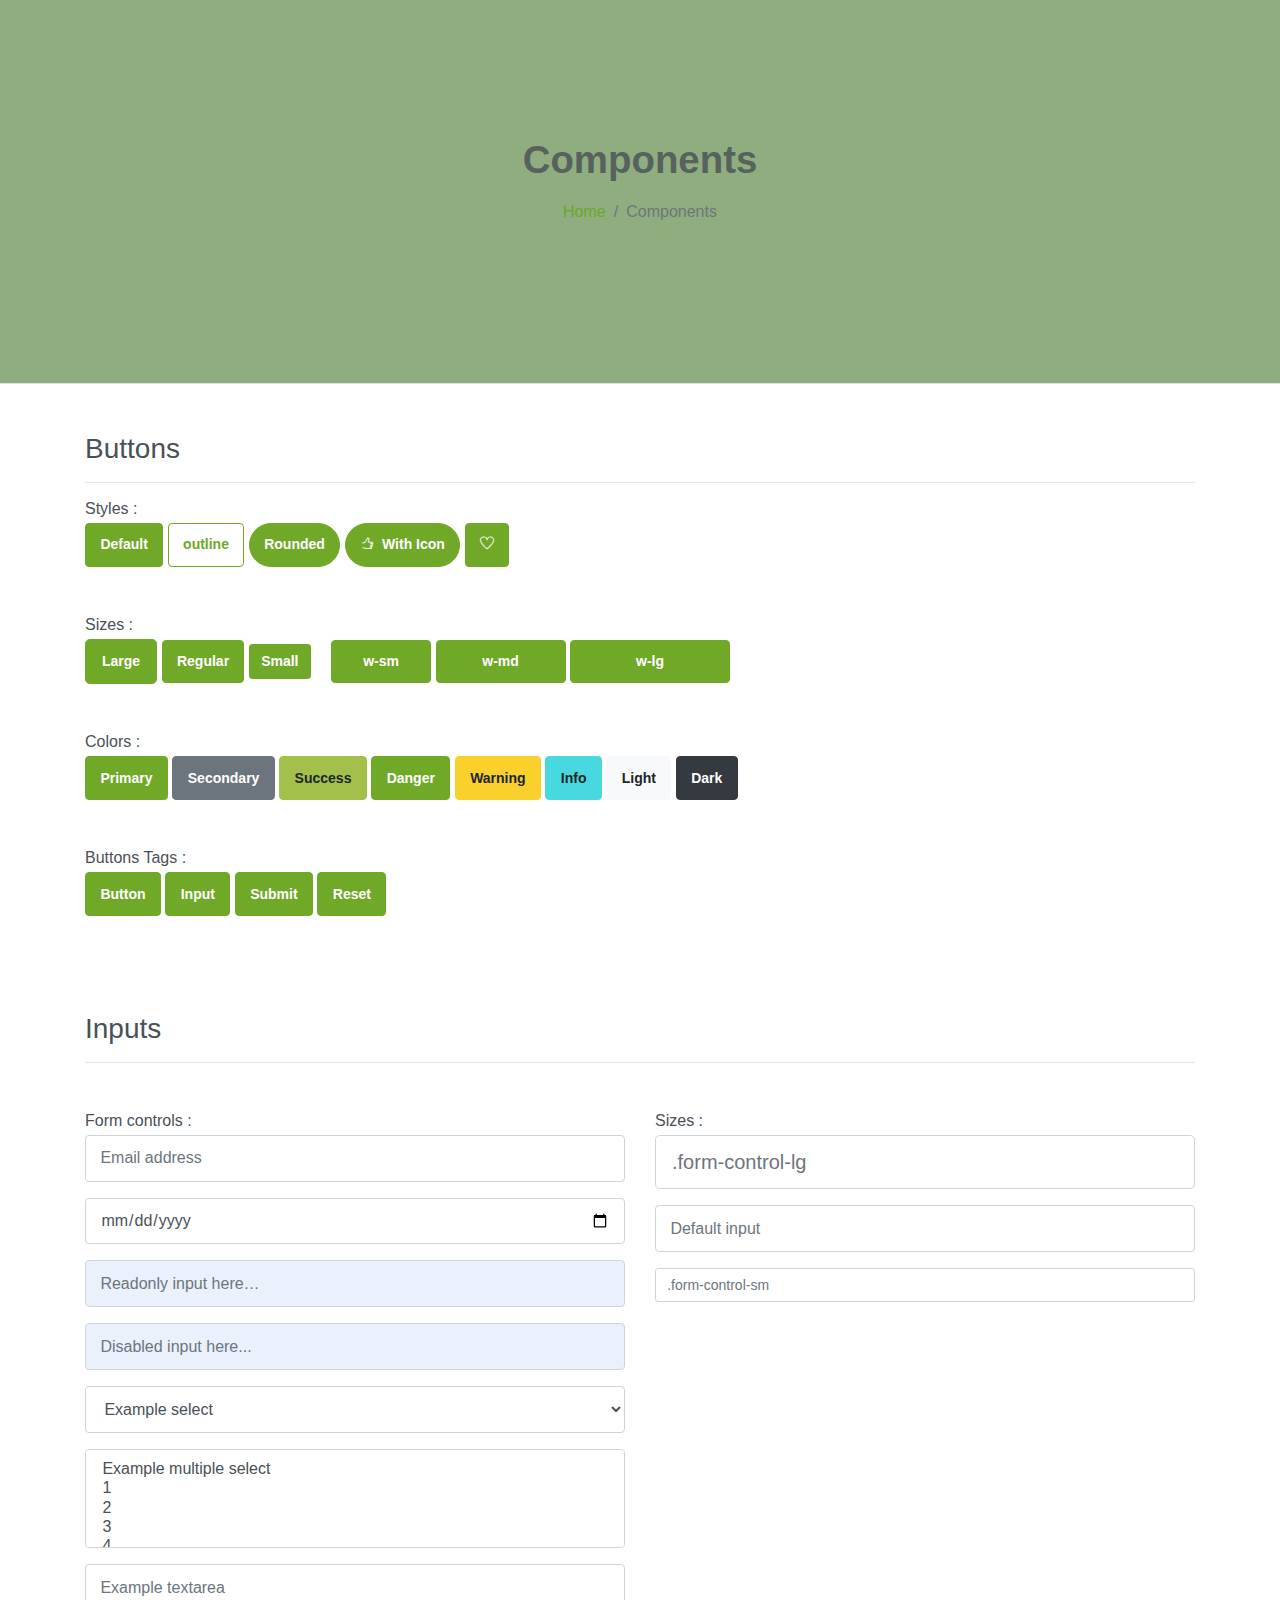
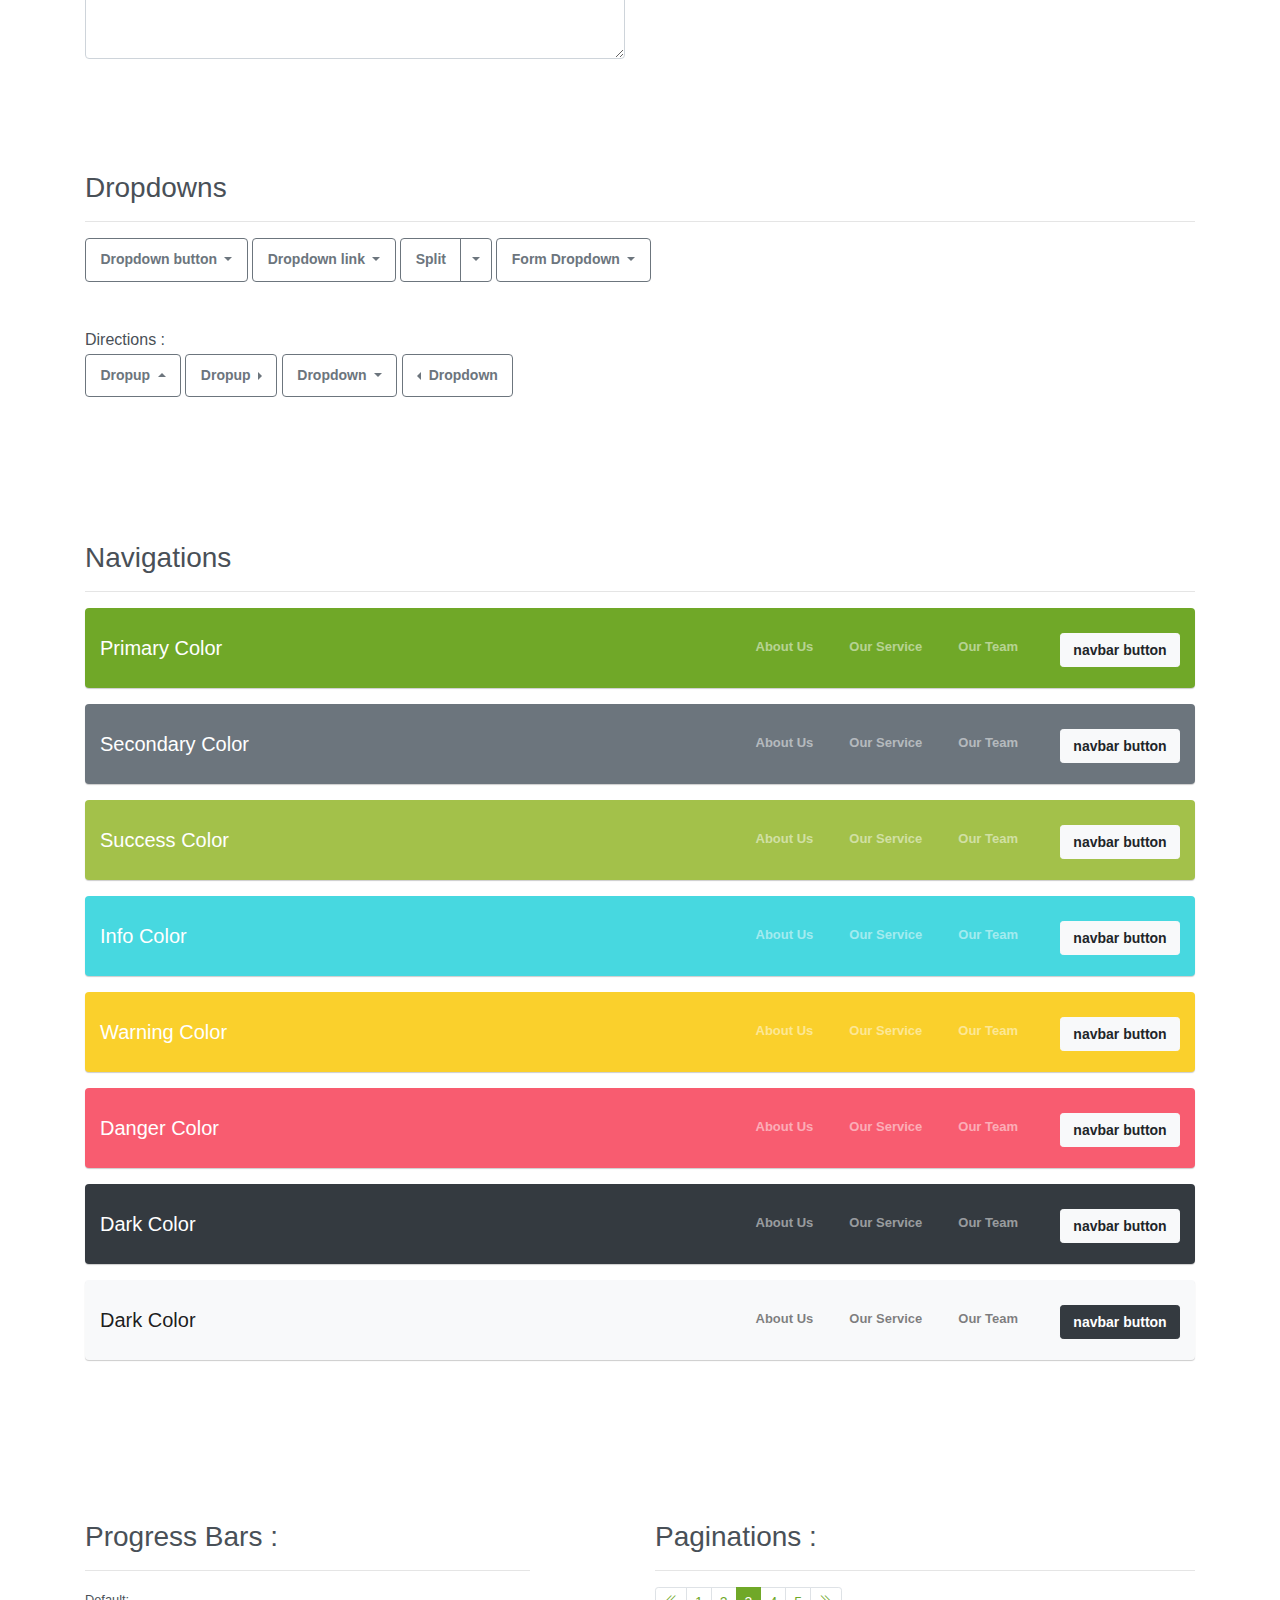
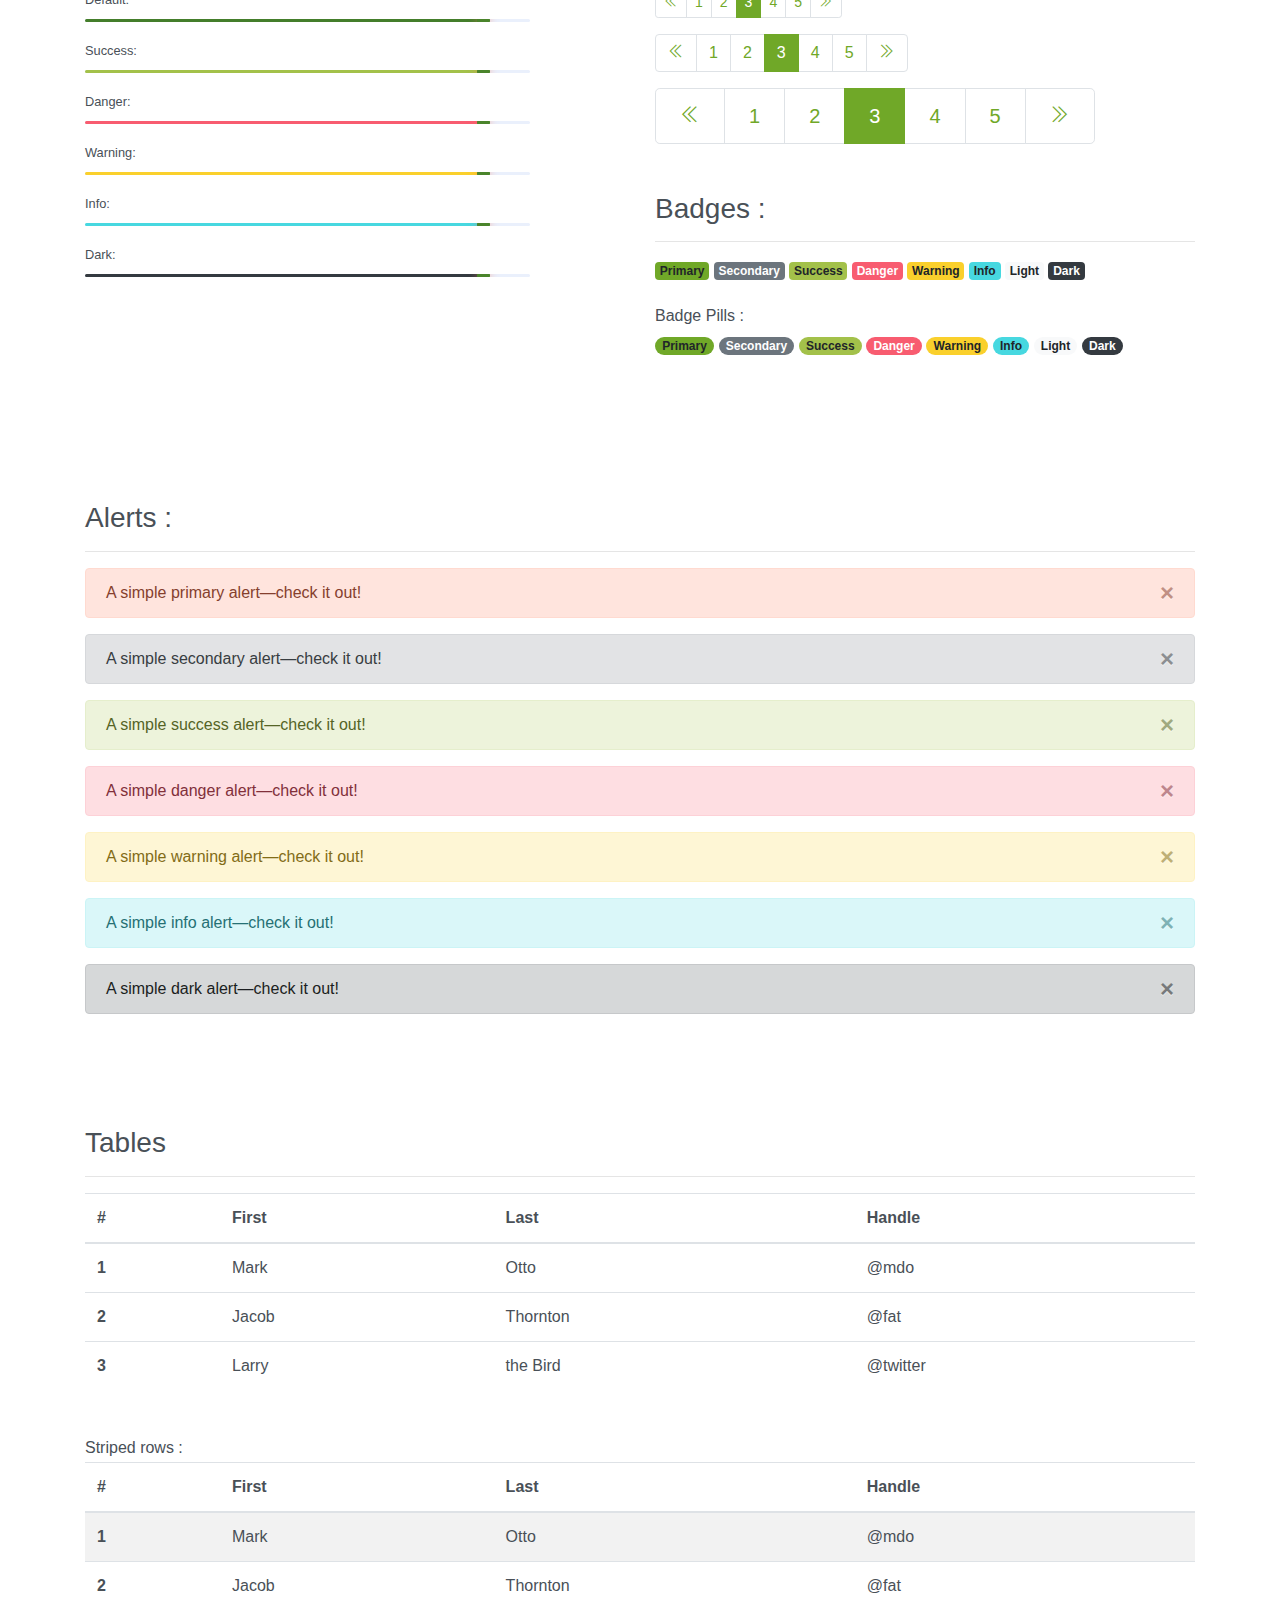
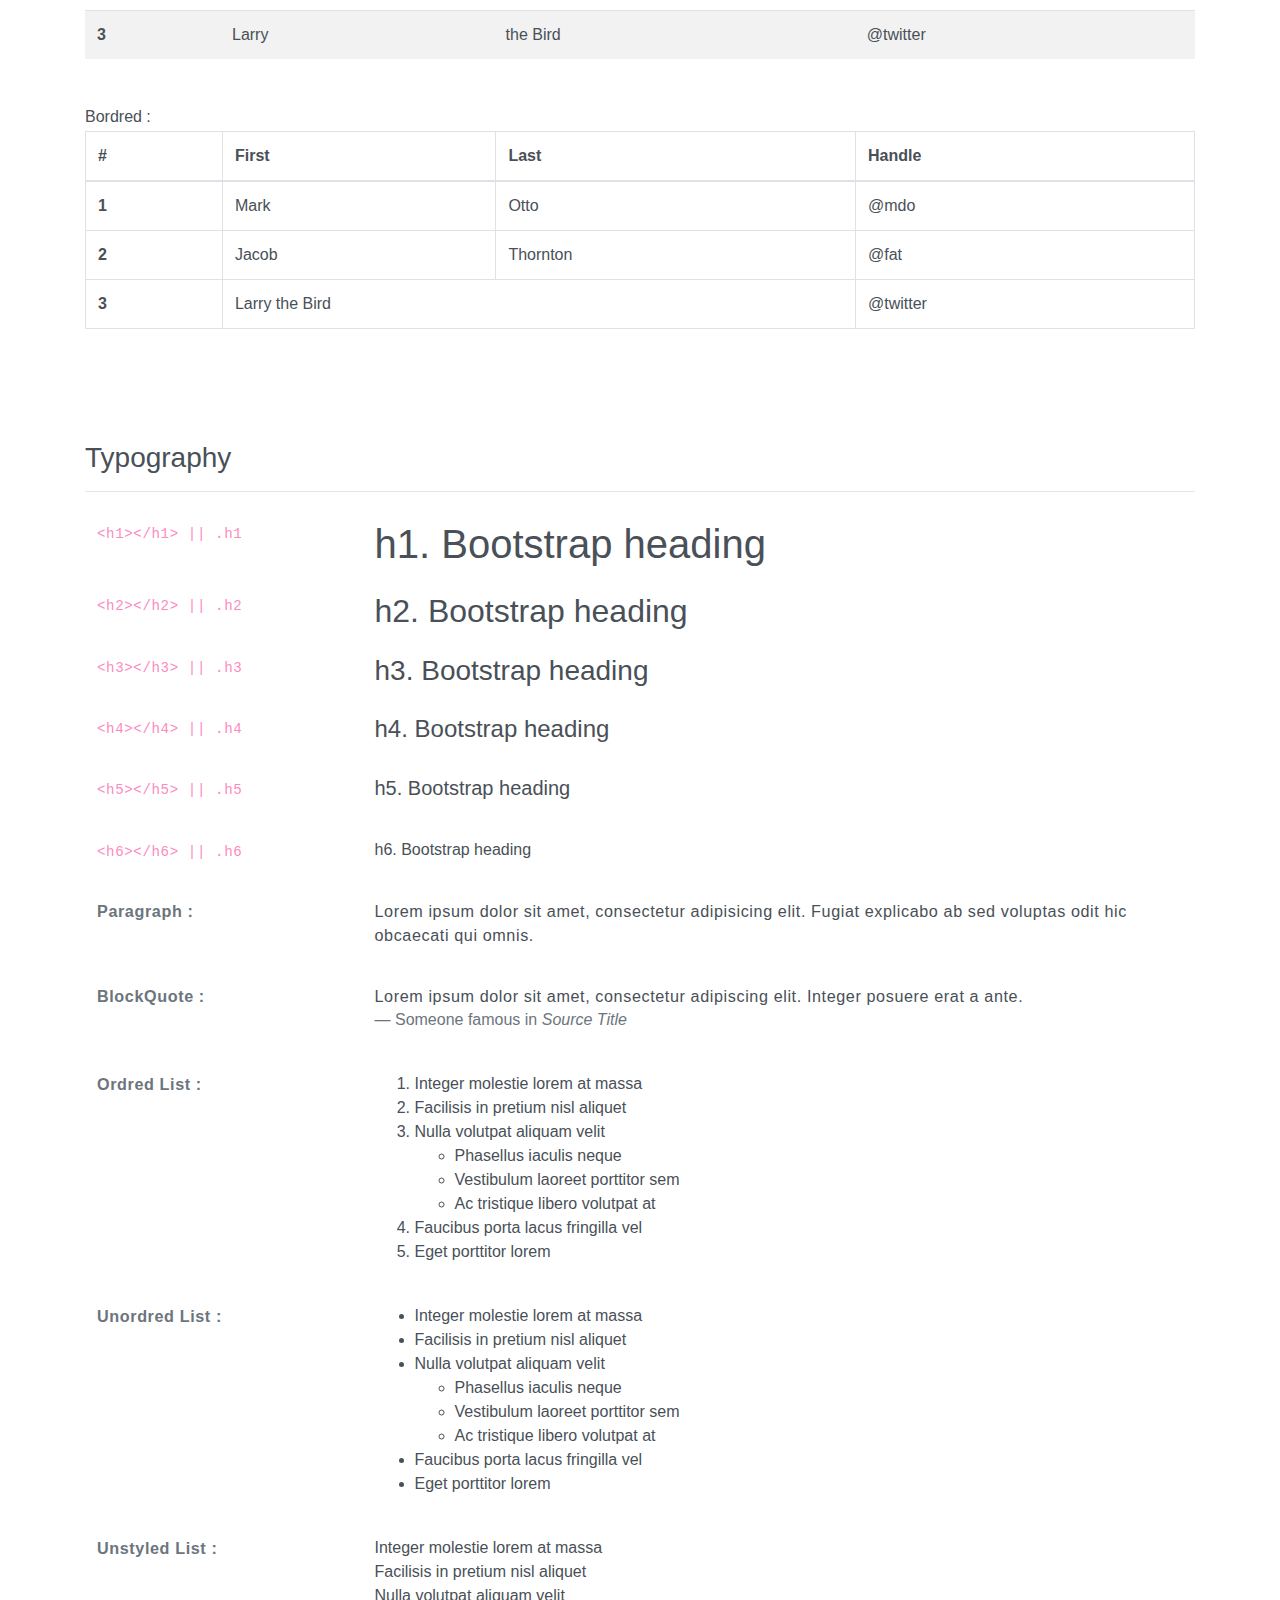
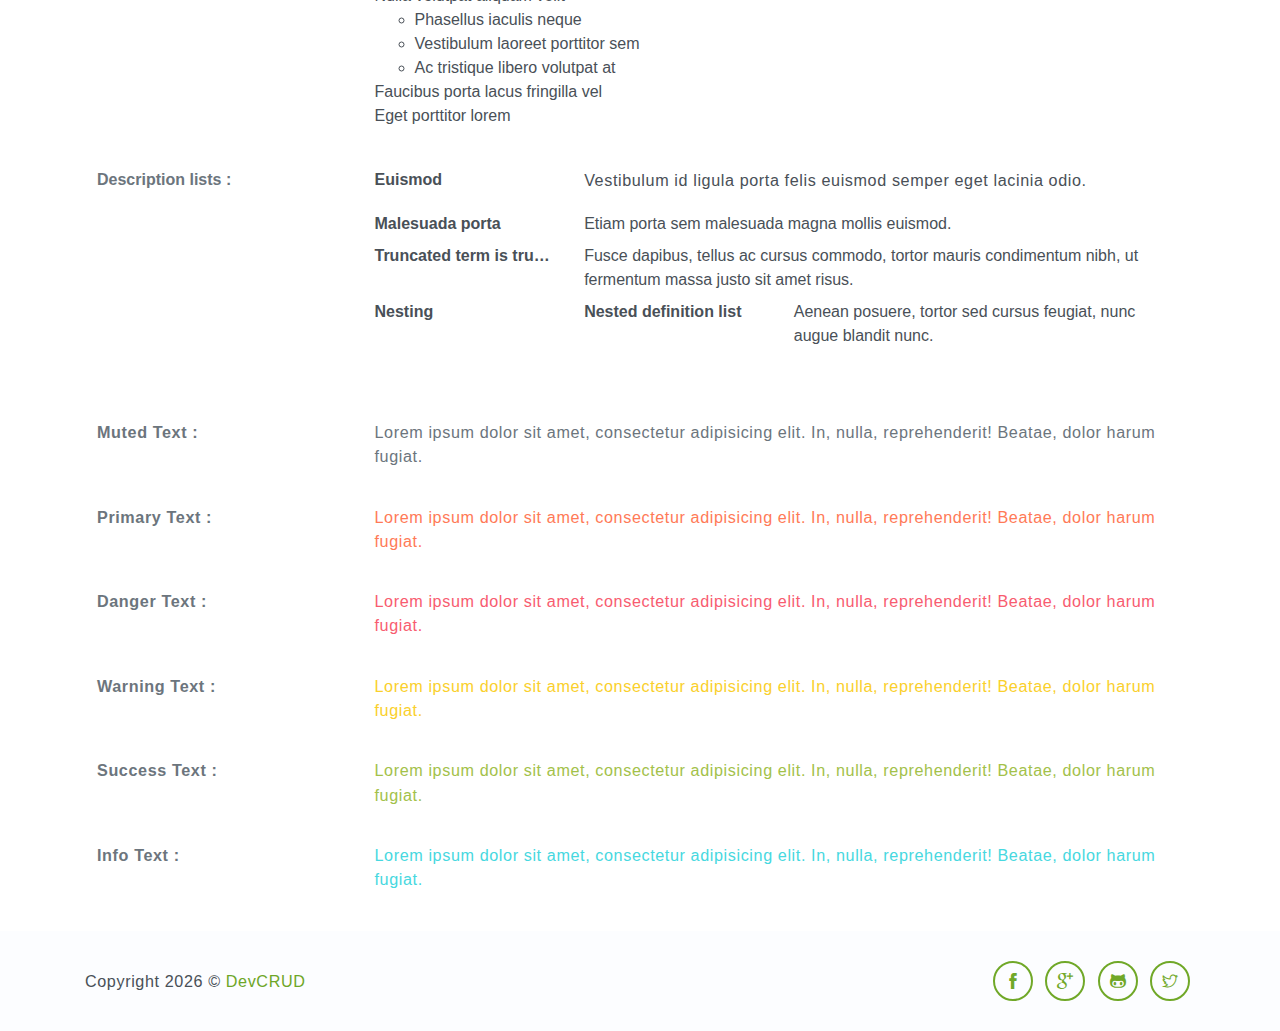
<file: components.html>
<!DOCTYPE html>
<html lang="en">
<head>
   <meta charset="utf-8">
   <meta name="viewport" content="width=device-width, initial-scale=1, shrink-to-fit=no">
   <meta name="description" content="Start your development with Steller landing page.">
   <meta name="author" content="DevCrud">
   <title>Steller | Components</title>
   <!-- font icons -->
   <link rel="stylesheet" href="./assets/vendors/themify-icons/css/themify-icons.css">
   <!-- Bootstrap + Steller  -->
   <link rel="stylesheet" href="./assets/css/steller.css">
</head>
<body>

   <!-- Page Header -->
   <header class="header header-mini"> 
      <div class="header-title">Components</div> 
      <nav aria-label="breadcrumb">
         <ol class="breadcrumb">
            <li class="breadcrumb-item"><a href="./index.html">Home</a></li>
            <li class="breadcrumb-item active" aria-current="page">Components</li>
         </ol>
      </nav>
   </header> <!-- End Of Page Header -->

   <!-- main content -->
   <div class="container">

      <!-- Buttons -->
      <h3 class="mt-5">Buttons</h3>
      <hr>
      <h6 class="section-secondary-title">Styles :</h6>
      <button class="btn btn-primary">Default</button>
      <button class="btn btn-outline-primary">outline</button>
      <button class="btn btn-primary rounded">Rounded</button>
      <button class="btn btn-primary rounded"><i class="ti-thumb-up pr-1"></i> With Icon</button>
      <button class="btn btn-primary circle"><i class="ti-heart"></i></button>

      <h6 class="section-secondary-title mt-5">Sizes :</h6>
      <button class="btn btn-primary btn-lg">Large</button>
      <button class="btn btn-primary ">Regular</button>
      <button class="btn btn-primary btn-sm">Small</button>
      <button class="btn btn-primary w-sm ml-3">w-sm</button>
      <button class="btn btn-primary w-md">w-md</button>
      <button class="btn btn-primary w-lg">w-lg</button>

      <h6 class="section-secondary-title mt-5">Colors :</h6>          
      <button type="button" class="btn btn-primary">Primary</button>
      <button type="button" class="btn btn-secondary">Secondary</button>
      <button type="button" class="btn btn-success">Success</button>
      <button type="button" class="btn btn-danger">Danger</button>
      <button type="button" class="btn btn-warning">Warning</button>
      <button type="button" class="btn btn-info">Info</button>
      <button type="button" class="btn btn-light">Light</button>
      <button type="button" class="btn btn-dark">Dark</button>

      <h6 class="section-secondary-title mt-5">Buttons Tags :</h6>
      <button class="btn btn-primary" type="submit">Button</button>
      <input class="btn btn-primary" type="button" value="Input">
      <input class="btn btn-primary" type="submit" value="Submit">
      <input class="btn btn-primary" type="reset" value="Reset">
      
      <!-- devider -->
      <div class="py-5"></div>

      <!-- Inputs -->
      <h3>Inputs</h3>
      <hr>
      <div class="row mt-5">
         <div class="col-md-6">
            <h6 class="section-secondary-title">Form controls :</h6>        
            <div class="form-group">
               <input type="email" class="form-control" id="exampleFormControlInput1" placeholder="Email address">
            </div>
            <div class="form-group">
               <input type="date" class="form-control" id="exampleFormControlInput1" placeholder="Date">
            </div>
            <div class="form-group">
               <input class="form-control" type="text" placeholder="Readonly input here…" readonly>
            </div>
            <div class="form-group">
               <input class="form-control" id="disabledInput" type="text" placeholder="Disabled input here..." disabled>
            </div>
            <div class="form-group">
               <select class="form-control" id="exampleFormControlSelect1">
                  <option>Example select</option>
                  <option>1</option>
                  <option>2</option>
                  <option>3</option>
                  <option>4</option>
                  <option>5</option>
               </select>
            </div>
            <div class="form-group">
               <select multiple class="form-control" id="exampleFormControlSelect2">
                  <option>Example multiple select</option>
                  <option>1</option>
                  <option>2</option>
                  <option>3</option>
                  <option>4</option>
                  <option>5</option>
               </select>
            </div>
            <div class="form-group">
               <textarea class="form-control" id="exampleFormControlTextarea1" rows="3" placeholder="Example textarea"></textarea>
            </div>
         </div>
         <div class="col-md-6">
            <h6 class="section-secondary-title">Sizes :</h6>    
            <div class="form-group">
               <input class="form-control form-control-lg" type="text" placeholder=".form-control-lg">             
            </div>
            <div class="form-group">
               <input class="form-control" type="text" placeholder="Default input">
            </div>
            <div class="form-group">
               <input class="form-control form-control-sm" type="text" placeholder=".form-control-sm"> 
            </div>
         </div>
      </div> <!-- end of inputs -->   

      <!-- devider -->
      <div class="py-5"></div>             

      <!-- Dropdowns -->
      <h3 class="components-section-title font-weight-normal">Dropdowns</h3>
      <hr>
      <div class="dropdown d-inline-block">
         <button class="btn btn-outline-secondary dropdown-toggle" type="button" id="dropdownMenuButton" data-toggle="dropdown" aria-haspopup="true" aria-expanded="false">
         Dropdown button
         </button>
         <div class="dropdown-menu" aria-labelledby="dropdownMenuButton">
         <a class="dropdown-item" href="#">Action</a>
         <a class="dropdown-item" href="#">Another action</a>
         <a class="dropdown-item" href="#">Something else here</a>
         </div>
      </div>
      <div class="dropdown d-inline-block">
         <a class="btn btn-outline-secondary dropdown-toggle" href="#" role="button" id="dropdownMenuLink" data-toggle="dropdown" aria-haspopup="true" aria-expanded="false">
            Dropdown link
         </a>
         <div class="dropdown-menu" aria-labelledby="dropdownMenuLink">
            <a class="dropdown-item" href="#">Action</a>
            <a class="dropdown-item" href="#">Another action</a>
            <a class="dropdown-item" href="#">Something else here</a>
         </div>
      </div>
      <div class="btn-group">
         <button type="button" class="btn btn-outline-secondary">Split</button>
         <button type="button" class="btn btn-outline-secondary dropdown-toggle dropdown-toggle-split" data-toggle="dropdown" aria-haspopup="true" aria-expanded="false">
         <span class="sr-only">Toggle Dropdown</span>
         </button>
         <div class="dropdown-menu">
            <a class="dropdown-item" href="#">Action</a>
            <a class="dropdown-item" href="#">Another action</a>
            <a class="dropdown-item" href="#">Something else here</a>
            <div class="dropdown-divider"></div>
            <a class="dropdown-item" href="#">Separated link</a>
         </div>
      </div>
      <div class="btn-group">
         <button class="btn btn-outline-secondary dropdown-toggle" type="button" id="dropdownMenuButton" data-toggle="dropdown" aria-haspopup="true" aria-expanded="false">
            Form Dropdown
         </button>
         <div class="dropdown-menu form">
            <form class="px-4 py-3">
               <div class="form-group">
                  <input type="email" class="form-control" id="exampleDropdownFormEmail1" placeholder="email@example.com">
               </div>
               <div class="form-group">
                  <input type="password" class="form-control" id="exampleDropdownFormPassword1" placeholder="Password">
               </div>
               <div class="form-check mb-3">
                  <input type="checkbox" class="form-check-input" id="dropdownCheck">
                  <label class="form-check-label" for="dropdownCheck">
                     Remember me
                  </label>
               </div>
               <button type="submit" class="btn btn-primary btn-block">Sign in</button>
            </form>
            <div class="dropdown-divider"></div>
            <a class="dropdown-item" href="#"><small>New around here? Sign up</small></a>
            <a class="dropdown-item" href="#"><small>Forgot password?</small></a>
         </div>
      </div>       
      <h6 class="section-secondary-title mt-5">Directions :</h6>  
      <div class="btn-group dropup">
         <button type="button" class="btn btn-outline-secondary dropdown-toggle" data-toggle="dropdown" aria-haspopup="true" aria-expanded="false">
            Dropup
         </button>
         <div class="dropdown-menu">
            <a class="dropdown-item" href="#">Action</a>
            <a class="dropdown-item" href="#">Another action</a>
            <a class="dropdown-item" href="#">Something else here</a>
            <div class="dropdown-divider"></div>
            <a class="dropdown-item" href="#">Separated link</a>
         </div>
      </div>
      <div class="btn-group dropright">
         <button type="button" class="btn btn-outline-secondary dropdown-toggle" data-toggle="dropdown" aria-haspopup="true" aria-expanded="false">
            Dropup
         </button>
         <div class="dropdown-menu">
            <a class="dropdown-item" href="#">Action</a>
            <a class="dropdown-item" href="#">Another action</a>
            <a class="dropdown-item" href="#">Something else here</a>
            <div class="dropdown-divider"></div>
            <a class="dropdown-item" href="#">Separated link</a>
         </div>
      </div>
      <div class="btn-group">
         <button type="button" class="btn btn-outline-secondary dropdown-toggle" data-toggle="dropdown" aria-haspopup="true" aria-expanded="false">
            Dropdown
         </button>
         <div class="dropdown-menu">
            <a class="dropdown-item" href="#">Action</a>
            <a class="dropdown-item" href="#">Another action</a>
            <a class="dropdown-item" href="#">Something else here</a>
            <div class="dropdown-divider"></div>
            <a class="dropdown-item" href="#">Separated link</a>
         </div>
      </div>
      <div class="btn-group dropleft">
         <button type="button" class="btn btn-outline-secondary dropdown-toggle" data-toggle="dropdown" aria-haspopup="true" aria-expanded="false">
            Dropdown
         </button>
         <div class="dropdown-menu">
            <a class="dropdown-item" href="#">Action</a>
            <a class="dropdown-item" href="#">Another action</a>
            <a class="dropdown-item" href="#">Something else here</a>
            <div class="dropdown-divider"></div>
            <a class="dropdown-item" href="#">Separated link</a>
         </div>
      </div> <!-- end of Dropdowns -->  

      <!-- devider -->
      <div class="py-5"></div>   

      <!-- navbars -->
      <h3 class="components-section-title font-weight-normal mt-5">Navigations</h3>
      <hr>
      <nav class="navbar navbar-expand-sm navbar-dark bg-primary rounded shadow mb-3">
         <div class="container">
            <a class="navbar-brand" href="#">Primary Color</a>
            <button class="navbar-toggler ml-auto" type="button" data-toggle="collapse" data-target="#navbarSupportedContent" aria-controls="navbarSupportedContent" aria-expanded="false" aria-label="Toggle navigation">
            <span class="navbar-toggler-icon"></span>
            </button>
            <div class="collapse navbar-collapse" id="navbarSupportedContent">
               <ul class="navbar-nav ml-auto"> 
                  <li class="nav-item">
                     <a class="nav-link" href="#about">About Us</a>
                  </li>
                  <li class="nav-item">
                     <a class="nav-link" href="#service">Our Service</a>
                  </li>
                  <li class="nav-item">
                     <a class="nav-link" href="#team">Our Team</a>
                  </li>
                  <li class="nav-item">
                     <a href="#book-table" class="ml-4 mt-1 btn btn-light btn-sm">navbar button</a>
                  </li>
               </ul>                       
            </div>
         </div>
      </nav>
      <nav class="navbar navbar-expand-sm navbar-dark bg-secondary rounded shadow mb-3">
         <div class="container">
            <a class="navbar-brand" href="#">Secondary Color</a>
            <button class="navbar-toggler ml-auto" type="button" data-toggle="collapse" data-target="#navbarSupportedContent" aria-controls="navbarSupportedContent" aria-expanded="false" aria-label="Toggle navigation">
            <span class="navbar-toggler-icon"></span>
            </button>
            <div class="collapse navbar-collapse" id="navbarSupportedContent">
               <ul class="navbar-nav ml-auto"> 
                  <li class="nav-item">
                     <a class="nav-link" href="#about">About Us</a>
                  </li>
                  <li class="nav-item">
                     <a class="nav-link" href="#service">Our Service</a>
                  </li>
                  <li class="nav-item">
                     <a class="nav-link" href="#team">Our Team</a>
                  </li>
                  <li class="nav-item">
                     <a href="#book-table" class="ml-4 mt-1 btn btn-light btn-sm">navbar button</a>
                  </li>
               </ul>                       
            </div>
         </div>
      </nav>
      <nav class="navbar navbar-expand-sm navbar-dark bg-success rounded shadow mb-3">
         <div class="container">
            <a class="navbar-brand" href="#">Success Color</a>
            <button class="navbar-toggler ml-auto" type="button" data-toggle="collapse" data-target="#navbarSupportedContent" aria-controls="navbarSupportedContent" aria-expanded="false" aria-label="Toggle navigation">
            <span class="navbar-toggler-icon"></span>
            </button>
            <div class="collapse navbar-collapse" id="navbarSupportedContent">
               <ul class="navbar-nav ml-auto"> 
                  <li class="nav-item">
                     <a class="nav-link" href="#about">About Us</a>
                  </li>
                  <li class="nav-item">
                     <a class="nav-link" href="#service">Our Service</a>
                  </li>
                  <li class="nav-item">
                     <a class="nav-link" href="#team">Our Team</a>
                  </li>
                  <li class="nav-item">
                     <a href="#book-table" class="ml-4 mt-1 btn btn-light btn-sm">navbar button</a>
                  </li>
               </ul>                       
            </div>
         </div>
      </nav>
      <nav class="navbar navbar-expand-sm navbar-dark bg-info rounded shadow mb-3">
         <div class="container">
            <a class="navbar-brand" href="#">Info Color</a>
            <button class="navbar-toggler ml-auto" type="button" data-toggle="collapse" data-target="#navbarSupportedContent" aria-controls="navbarSupportedContent" aria-expanded="false" aria-label="Toggle navigation">
            <span class="navbar-toggler-icon"></span>
            </button>
            <div class="collapse navbar-collapse" id="navbarSupportedContent">
               <ul class="navbar-nav ml-auto"> 
                  <li class="nav-item">
                     <a class="nav-link" href="#about">About Us</a>
                  </li>
                  <li class="nav-item">
                     <a class="nav-link" href="#service">Our Service</a>
                  </li>
                  <li class="nav-item">
                     <a class="nav-link" href="#team">Our Team</a>
                  </li>
                  <li class="nav-item">
                     <a href="#book-table" class="ml-4 mt-1 btn btn-light btn-sm">navbar button</a>
                  </li>
               </ul>                       
            </div>
         </div>
      </nav>
      <nav class="navbar navbar-expand-sm navbar-dark bg-warning rounded shadow mb-3">
         <div class="container">
            <a class="navbar-brand" href="#">Warning Color</a>
            <button class="navbar-toggler ml-auto" type="button" data-toggle="collapse" data-target="#navbarSupportedContent" aria-controls="navbarSupportedContent" aria-expanded="false" aria-label="Toggle navigation">
            <span class="navbar-toggler-icon"></span>
            </button>
            <div class="collapse navbar-collapse" id="navbarSupportedContent">
               <ul class="navbar-nav ml-auto"> 
                  <li class="nav-item">
                     <a class="nav-link" href="#about">About Us</a>
                  </li>
                  <li class="nav-item">
                     <a class="nav-link" href="#service">Our Service</a>
                  </li>
                  <li class="nav-item">
                     <a class="nav-link" href="#team">Our Team</a>
                  </li>
                  <li class="nav-item">
                     <a href="#book-table" class="ml-4 mt-1 btn btn-light btn-sm">navbar button</a>
                  </li>
               </ul>                       
            </div>
         </div>
      </nav>
      <nav class="navbar navbar-expand-sm navbar-dark bg-danger rounded shadow mb-3">
         <div class="container">
            <a class="navbar-brand" href="#">Danger Color</a>
            <button class="navbar-toggler ml-auto" type="button" data-toggle="collapse" data-target="#navbarSupportedContent" aria-controls="navbarSupportedContent" aria-expanded="false" aria-label="Toggle navigation">
            <span class="navbar-toggler-icon"></span>
            </button>
            <div class="collapse navbar-collapse" id="navbarSupportedContent">
               <ul class="navbar-nav ml-auto"> 
                  <li class="nav-item">
                     <a class="nav-link" href="#about">About Us</a>
                  </li>
                  <li class="nav-item">
                     <a class="nav-link" href="#service">Our Service</a>
                  </li>
                  <li class="nav-item">
                     <a class="nav-link" href="#team">Our Team</a>
                  </li>
                  <li class="nav-item">
                     <a href="#book-table" class="ml-4 mt-1 btn btn-light btn-sm">navbar button</a>
                  </li>
               </ul>                       
            </div>
         </div>
      </nav>
      <nav class="navbar navbar-expand-sm navbar-dark bg-dark rounded shadow mb-3">
         <div class="container">
            <a class="navbar-brand" href="#">Dark Color</a>
            <button class="navbar-toggler ml-auto" type="button" data-toggle="collapse" data-target="#navbarSupportedContent" aria-controls="navbarSupportedContent" aria-expanded="false" aria-label="Toggle navigation">
            <span class="navbar-toggler-icon"></span>
            </button>
            <div class="collapse navbar-collapse" id="navbarSupportedContent">
               <ul class="navbar-nav ml-auto"> 
                  <li class="nav-item">
                     <a class="nav-link" href="#about">About Us</a>
                  </li>
                  <li class="nav-item">
                     <a class="nav-link" href="#service">Our Service</a>
                  </li>
                  <li class="nav-item">
                     <a class="nav-link" href="#team">Our Team</a>
                  </li>
                  <li class="nav-item">
                     <a href="#book-table" class="ml-4 mt-1 btn btn-light btn-sm">navbar button</a>
                  </li>
               </ul>                       
            </div>
         </div>
      </nav>
      <nav class="navbar navbar-expand-sm navbar-light bg-light rounded shadow mb-3">
         <div class="container">
            <a class="navbar-brand" href="#">Dark Color</a>
            <button class="navbar-toggler ml-auto" type="button" data-toggle="collapse" data-target="#navbarSupportedContent" aria-controls="navbarSupportedContent" aria-expanded="false" aria-label="Toggle navigation">
            <span class="navbar-toggler-icon"></span>
            </button>
            <div class="collapse navbar-collapse" id="navbarSupportedContent">
               <ul class="navbar-nav ml-auto"> 
                  <li class="nav-item">
                     <a class="nav-link" href="#about">About Us</a>
                  </li>
                  <li class="nav-item">
                     <a class="nav-link" href="#service">Our Service</a>
                  </li>
                  <li class="nav-item">
                     <a class="nav-link" href="#team">Our Team</a>
                  </li>
                  <li class="nav-item">
                     <a href="#book-table" class="ml-4 mt-1 btn btn-dark btn-sm">navbar button</a>
                  </li>
               </ul>                       
            </div>
         </div>
      </nav>
      <!-- End of navbars -->

      <!-- devider -->
      <div class="py-5"></div>   
      
      <!-- progress bars -->
      <div class="row justify-content-between">
         <div class="col-md-5">
            <h3 class="components-section-title font-weight-normal mt-5">Progress Bars :</h3>
            <hr>
            <small>Default: </small>
            <div class="progress mt-2 mb-3">
               <div class="progress-bar" role="progressbar" style="width: 90%" aria-valuenow="25" aria-valuemin="0" aria-valuemax="100"><span>90%</span></div>
            </div>
            <small>Success:</small>
            <div class="progress mt-2 mb-3">
               <div class="progress-bar bg-success" role="progressbar" style="width: 90%" aria-valuenow="25" aria-valuemin="0" aria-valuemax="100"><span>90%</span></div>
            </div>
            <small>Danger:</small>
            <div class="progress mt-2 mb-3">
               <div class="progress-bar bg-danger" role="progressbar" style="width: 90%" aria-valuenow="25" aria-valuemin="0" aria-valuemax="100"><span>90%</span></div>
            </div>
            <small>Warning:</small>
            <div class="progress mt-2 mb-3">
               <div class="progress-bar bg-warning" role="progressbar" style="width: 90%" aria-valuenow="25" aria-valuemin="0" aria-valuemax="100"><span>90%</span></div>
            </div>
            <small>Info:</small>
            <div class="progress mt-2 mb-3">
               <div class="progress-bar bg-info" role="progressbar" style="width: 90%" aria-valuenow="25" aria-valuemin="0" aria-valuemax="100"><span>90%</span></div>
            </div>
            <small>Dark:</small>
            <div class="progress mt-2 mb-3">
               <div class="progress-bar bg-dark" role="progressbar" style="width: 90%" aria-valuenow="25" aria-valuemin="0" aria-valuemax="100"><span>90%</span></div>
            </div>
         </div>
         <div class="col-md-6">
            <h3 class="components-section-title font-weight-normal mt-5">Paginations :</h3>
            <hr>
            <nav aria-label="Page navigation example">
               <ul class="pagination pagination-sm">
                  <li class="page-item"><a class="page-link" href="#"><i class="ti-angle-double-left"></i></a></li>
                  <li class="page-item"><a class="page-link" href="#">1</a></li>
                  <li class="page-item"><a class="page-link" href="#">2</a></li>
                  <li class="page-item active"><a class="page-link" href="#">3</a></li>
                  <li class="page-item"><a class="page-link" href="#">4</a></li>
                  <li class="page-item"><a class="page-link" href="#">5</a></li>
                  <li class="page-item"><a class="page-link" href="#"><i class="ti-angle-double-right"></i></a></li>
               </ul>
            </nav>
            <nav aria-label="Page navigation example">
               <ul class="pagination">
               <li class="page-item"><a class="page-link" href="#"><i class="ti-angle-double-left"></i></a></li>
                  <li class="page-item"><a class="page-link" href="#">1</a></li>
                  <li class="page-item"><a class="page-link" href="#">2</a></li>
                  <li class="page-item active"><a class="page-link" href="#">3</a></li>
                  <li class="page-item"><a class="page-link" href="#">4</a></li>
                  <li class="page-item"><a class="page-link" href="#">5</a></li>
                  <li class="page-item"><a class="page-link" href="#"><i class="ti-angle-double-right"></i></a></li>
               </ul>
            </nav>
            <nav aria-label="Page navigation example">
               <ul class="pagination pagination-lg">
                  <li class="page-item"><a class="page-link" href="#"><i class="ti-angle-double-left"></i></a></li>
                  <li class="page-item"><a class="page-link" href="#">1</a></li>
                  <li class="page-item"><a class="page-link" href="#">2</a></li>
                  <li class="page-item active"><a class="page-link" href="#">3</a></li>
                  <li class="page-item"><a class="page-link" href="#">4</a></li>
                  <li class="page-item"><a class="page-link" href="#">5</a></li>
                  <li class="page-item"><a class="page-link" href="#"><i class="ti-angle-double-right"></i></a></li>
               </ul>
            </nav>

            <!-- Badges -->
            <h3 class="components-section-title font-weight-normal mt-5">Badges :</h3>
            <hr>
            <span class="badge badge-primary">Primary</span>
            <span class="badge badge-secondary">Secondary</span>
            <span class="badge badge-success">Success</span>
            <span class="badge badge-danger">Danger</span>
            <span class="badge badge-warning">Warning</span>
            <span class="badge badge-info">Info</span>
            <span class="badge badge-light">Light</span>
            <span class="badge badge-dark">Dark</span>
            <h6 class="section-secondary-title mt-4 mb-2">Badge Pills :</h6>
            <span class="badge badge-pill badge-primary">Primary</span>
            <span class="badge badge-pill badge-secondary">Secondary</span>
            <span class="badge badge-pill badge-success">Success</span>
            <span class="badge badge-pill badge-danger">Danger</span>
            <span class="badge badge-pill badge-warning">Warning</span>
            <span class="badge badge-pill badge-info">Info</span>
            <span class="badge badge-pill badge-light">Light</span>
            <span class="badge badge-pill badge-dark">Dark</span>
         </div>
      </div> <!-- End of Progress bars -->

      <!-- devider -->
      <div class="py-5"></div>  

      <!-- Alerts -->
      <h3 class="components-section-title font-weight-normal mt-5">Alerts :</h3>
      <hr>
      <div class="alert alert-primary alert-dismissible fade show" role="alert">
         A simple primary alert—check it out!
         <button type="button" class="close" data-dismiss="alert" aria-label="Close">
            <span aria-hidden="true">&times;</span>
         </button>
      </div>
      <div class="alert alert-secondary alert-dismissible fade show" role="alert">
         A simple secondary alert—check it out!
         <button type="button" class="close" data-dismiss="alert" aria-label="Close">
            <span aria-hidden="true">&times;</span>
         </button>
      </div>
      <div class="alert alert-success alert-dismissible fade show" role="alert">
         A simple success alert—check it out!
         <button type="button" class="close" data-dismiss="alert" aria-label="Close">
            <span aria-hidden="true">&times;</span>
         </button>
      </div>
      <div class="alert alert-danger alert-dismissible fade show" role="alert">
         A simple danger alert—check it out!
         <button type="button" class="close" data-dismiss="alert" aria-label="Close">
            <span aria-hidden="true">&times;</span>
         </button>
      </div>
      <div class="alert alert-warning alert-dismissible fade show" role="alert">
         A simple warning alert—check it out!
         <button type="button" class="close" data-dismiss="alert" aria-label="Close">
            <span aria-hidden="true">&times;</span>
         </button>
      </div>
      <div class="alert alert-info alert-dismissible fade show" role="alert">
         A simple info alert—check it out!
         <button type="button" class="close" data-dismiss="alert" aria-label="Close">
            <span aria-hidden="true">&times;</span>
         </button>
      </div>
      <div class="alert alert-dark alert-dismissible fade show" role="alert">
         A simple dark alert—check it out!
         <button type="button" class="close" data-dismiss="alert" aria-label="Close">
            <span aria-hidden="true">&times;</span>
         </button>
      </div>
      <!-- end of alerts -->

      <!-- devider -->
      <div class="py-5"></div> 
   
      <!-- tables -->
      <h3 class="components-section-title">Tables</h3>
      <hr>
      <table class="table">
         <thead>
            <tr>
               <th scope="col">#</th>
               <th scope="col">First</th>
               <th scope="col">Last</th>
               <th scope="col">Handle</th>
            </tr>
         </thead>
         <tbody>
            <tr>
               <th scope="row">1</th>
               <td>Mark</td>
               <td>Otto</td>
               <td>@mdo</td>
            </tr>
            <tr>
               <th scope="row">2</th>
               <td>Jacob</td>
               <td>Thornton</td>
               <td>@fat</td>
            </tr>
            <tr>
               <th scope="row">3</th>
               <td>Larry</td>
               <td>the Bird</td>
               <td>@twitter</td>
            </tr>
         </tbody>
      </table>

      <h6 class="section-secondary-title mt-5">Striped rows :</h6>
      <table class="table table-striped">
         <thead>
            <tr>
               <th scope="col">#</th>
               <th scope="col">First</th>
               <th scope="col">Last</th>
               <th scope="col">Handle</th>
            </tr>
         </thead>
         <tbody>
            <tr>
               <th scope="row">1</th>
               <td>Mark</td>
               <td>Otto</td>
               <td>@mdo</td>
            </tr>
            <tr>
               <th scope="row">2</th>
               <td>Jacob</td>
               <td>Thornton</td>
               <td>@fat</td>
            </tr>
            <tr>
               <th scope="row">3</th>
               <td>Larry</td>
               <td>the Bird</td>
               <td>@twitter</td>
            </tr>
         </tbody>
      </table>

      <h6 class="section-secondary-title mt-5">Bordred :</h6>
      <table class="table table-bordered">
         <thead>
            <tr>
               <th scope="col">#</th>
               <th scope="col">First</th>
               <th scope="col">Last</th>
               <th scope="col">Handle</th>
            </tr>
         </thead>
         <tbody>
            <tr>
               <th scope="row">1</th>
               <td>Mark</td>
               <td>Otto</td>
               <td>@mdo</td>
            </tr>
            <tr>
               <th scope="row">2</th>
               <td>Jacob</td>
               <td>Thornton</td>
               <td>@fat</td>
            </tr>
            <tr>
               <th scope="row">3</th>
               <td colspan="2">Larry the Bird</td>
               <td>@twitter</td>
            </tr>
         </tbody>
      </table>
      <!-- end of tables -->

      <!-- devider -->
      <div class="py-5"></div> 

      <!-- typography -->
      <h3 class="components-section-title">Typography</h3>
      <hr>
     
      <table class="table table-borderless v-align-center">
         <tbody>
            <tr>
               <td>
                  <p><code class="highlighter-rouge">&lt;h1&gt;&lt;/h1&gt; || .h1</code></p>
               </td>
               <td class="w-75"><span class="h1">h1. Bootstrap heading</span></td>
            </tr>
            <tr>
               <td>
                  <p><code class="highlighter-rouge">&lt;h2&gt;&lt;/h2&gt; || .h2</code></p>
               </td>
               <td><span class="h2">h2. Bootstrap heading</span></td>
            </tr>
            <tr>
               <td>
                  <p><code class="highlighter-rouge">&lt;h3&gt;&lt;/h3&gt; || .h3</code></p>
               </td>
               <td><span class="h3">h3. Bootstrap heading</span></td>
            </tr>
            <tr>
               <td>
                  <p><code class="highlighter-rouge">&lt;h4&gt;&lt;/h4&gt; || .h4</code></p>
               </td>
               <td><span class="h4">h4. Bootstrap heading</span></td>
            </tr>
            <tr>
               <td>
                  <p><code class="highlighter-rouge">&lt;h5&gt;&lt;/h5&gt; || .h5</code></p>
               </td>
               <td><span class="h5">h5. Bootstrap heading</span></td>
            </tr>
            <tr>
               <td>
                  <p><code class="highlighter-rouge">&lt;h6&gt;&lt;/h6&gt; || .h6</code></p>
               </td>
               <td><span class="h6">h6. Bootstrap heading</span></td>
            </tr>
            <tr>
               <td>
                  <p class="font-weight-bold text-muted">Paragraph :</p>
               </td>
               <td><p>Lorem ipsum dolor sit amet, consectetur adipisicing elit. Fugiat explicabo ab sed voluptas odit hic obcaecati qui omnis.</p></td>
            </tr>
            <tr>
               <td>
                  <p class="font-weight-bold text-muted">BlockQuote :</p>
               </td>
               <td>
                  <blockquote class="blockquote">
                     <p class="mb-0">Lorem ipsum dolor sit amet, consectetur adipiscing elit. Integer posuere erat a ante.</p>
                     <footer class="blockquote-footer">Someone famous in <cite title="Source Title">Source Title</cite></footer>
                  </blockquote>
               </td>
            </tr>

            <tr>
               <td><p class="font-weight-bold text-muted">Ordred List :</p></td>
               <td>
                  <ol>
                     <li>Integer molestie lorem at massa</li>
                     <li>Facilisis in pretium nisl aliquet</li>
                     <li>Nulla volutpat aliquam velit
                        <ul>
                           <li>Phasellus iaculis neque</li>
                           <li>Vestibulum laoreet porttitor sem</li>
                           <li>Ac tristique libero volutpat at</li>
                        </ul>
                     </li>
                     <li>Faucibus porta lacus fringilla vel</li>
                     <li>Eget porttitor lorem</li>
                  </ol>
               </td>
            </tr>
            <tr>
               <td><p class="font-weight-bold text-muted">Unordred List :</p></td>
               <td>
                  <ul >
                     <li>Integer molestie lorem at massa</li>
                     <li>Facilisis in pretium nisl aliquet</li>
                     <li>Nulla volutpat aliquam velit
                        <ul>
                           <li>Phasellus iaculis neque</li>
                           <li>Vestibulum laoreet porttitor sem</li>
                           <li>Ac tristique libero volutpat at</li>
                        </ul>
                     </li>
                     <li>Faucibus porta lacus fringilla vel</li>
                     <li>Eget porttitor lorem</li>
                  </ul>
               </td>
            </tr>
            <tr>
               <td><p class="font-weight-bold text-muted">Unstyled List :</p></td>
               <td>
                  <ul class="list-unstyled">
                     <li>Integer molestie lorem at massa</li>
                     <li>Facilisis in pretium nisl aliquet</li>
                     <li>Nulla volutpat aliquam velit
                        <ul>
                           <li>Phasellus iaculis neque</li>
                           <li>Vestibulum laoreet porttitor sem</li>
                           <li>Ac tristique libero volutpat at</li>
                        </ul>
                     </li>
                     <li>Faucibus porta lacus fringilla vel</li>
                     <li>Eget porttitor lorem</li>
                  </ul>
               </td>
            </tr>
            <tr>
               <td class="font-weight-bold text-muted">Description lists : </td>
               <td>
                  <dl class="row">
                     <dt class="col-sm-3">Euismod</dt>
                     <dd class="col-sm-9">
                        <p>Vestibulum id ligula porta felis euismod semper eget lacinia odio.</p>
                     </dd>

                     <dt class="col-sm-3">Malesuada porta</dt>
                     <dd class="col-sm-9">Etiam porta sem malesuada magna mollis euismod.</dd>

                     <dt class="col-sm-3 text-truncate">Truncated term is truncated</dt>
                     <dd class="col-sm-9">Fusce dapibus, tellus ac cursus commodo, tortor mauris condimentum nibh, ut fermentum massa justo sit amet risus.</dd>

                     <dt class="col-sm-3">Nesting</dt>
                     <dd class="col-sm-9">
                        <dl class="row">
                           <dt class="col-sm-4">Nested definition list</dt>
                           <dd class="col-sm-8">Aenean posuere, tortor sed cursus feugiat, nunc augue blandit nunc.</dd>
                        </dl>
                     </dd>
                  </dl>
               </td>
            </tr>
            <tr>
               <td>
                  <p class="font-weight-bold text-muted">Muted Text :</p>
               </td>
               <td>
                  <p class="text-muted">Lorem ipsum dolor sit amet, consectetur adipisicing elit. In, nulla, reprehenderit! Beatae, dolor harum fugiat.</p>
               </td>
            </tr>
            <tr>
               <td>
                  <p class="font-weight-bold text-muted">Primary Text :</p>
               </td>
               <td>
                  <p class="text-primary">Lorem ipsum dolor sit amet, consectetur adipisicing elit. In, nulla, reprehenderit! Beatae, dolor harum fugiat.</p>
               </td>
            </tr>
            <tr>
               <td>
                  <p class="font-weight-bold text-muted">Danger Text :</p>
               </td>
               <td>
                  <p class="text-danger">Lorem ipsum dolor sit amet, consectetur adipisicing elit. In, nulla, reprehenderit! Beatae, dolor harum fugiat.</p>
               </td>
            </tr>
            <tr>
               <td>
                  <p class="font-weight-bold text-muted">Warning Text :</p>
               </td>
               <td>
                  <p class="text-warning">Lorem ipsum dolor sit amet, consectetur adipisicing elit. In, nulla, reprehenderit! Beatae, dolor harum fugiat.</p>
               </td>
            </tr>
            <tr>
               <td>
                  <p class="font-weight-bold text-muted">Success Text :</p>
               </td>
               <td>
                  <p class="text-success">Lorem ipsum dolor sit amet, consectetur adipisicing elit. In, nulla, reprehenderit! Beatae, dolor harum fugiat.</p>
               </td>
            </tr>
            <tr>
               <td>
                  <p class="font-weight-bold text-muted">Info Text :</p>
               </td>
               <td>
                  <p class="text-info">Lorem ipsum dolor sit amet, consectetur adipisicing elit. In, nulla, reprehenderit! Beatae, dolor harum fugiat.</p>
               </td>
            </tr>
         </tbody>
      </table>
   </div>
   <!-- end of typography -->

   <!-- Page Footer -->
    <footer class="page-footer">
        <div class="container">
            <div class="row align-items-center">
                <div class="col-sm-6">
                    <p>Copyright <script>document.write(new Date().getFullYear())</script> &copy; <a href="http://www.devcrud.com" target="_blank">DevCRUD</a></p>
                </div>
                <div class="col-sm-6">
                    <div class="socials">
                        <a class="social-item" href="javascript:void(0)"><i class="ti-facebook"></i></a>
                        <a class="social-item" href="javascript:void(0)"><i class="ti-google"></i></a>
                        <a class="social-item" href="javascript:void(0)"><i class="ti-github"></i></a>
                        <a class="social-item" href="javascript:void(0)"><i class="ti-twitter"></i></a>
                    </div>
                </div>
            </div>
        </div>
    </footer> 
    <!-- End of page footer -->
   
   <!-- core  -->
    <script src="./assets/vendors/jquery/jquery-3.4.1.js"></script>
   <script src="./assets/vendors/bootstrap/bootstrap.bundle.js"></script>

    <!-- steller js -->
    <script src="./assets/js/steller.js"></script>

</body>
</html>
</file>
<file: assets/vendors/themify-icons/css/themify-icons.css>
@font-face {
	font-family: 'themify';
	src:url("../fonts/themify.eot?-fvbane");
	src:url("../fonts/themify.eot?#iefix-fvbane") format("embedded-opentype"),
		url("../fonts/themify.woff?-fvbane") format("woff"),
		url("../fonts/themify.ttf?-fvbane") format("truetype"),
		url("../fonts/themify.svg?-fvbane#themify") format("svg");
	font-weight: normal;
	font-style: normal;
}

[class^="ti-"], [class*=" ti-"] {
	font-family: 'themify';
	speak: none;
	font-style: normal;
	font-weight: normal;
	font-variant: normal;
	text-transform: none;
	line-height: 1;

	/* Better Font Rendering =========== */
	-webkit-font-smoothing: antialiased;
	-moz-osx-font-smoothing: grayscale;
}

.ti-wand:before {
	content: "\e600";
}
.ti-volume:before {
	content: "\e601";
}
.ti-user:before {
	content: "\e602";
}
.ti-unlock:before {
	content: "\e603";
}
.ti-unlink:before {
	content: "\e604";
}
.ti-trash:before {
	content: "\e605";
}
.ti-thought:before {
	content: "\e606";
}
.ti-target:before {
	content: "\e607";
}
.ti-tag:before {
	content: "\e608";
}
.ti-tablet:before {
	content: "\e609";
}
.ti-star:before {
	content: "\e60a";
}
.ti-spray:before {
	content: "\e60b";
}
.ti-signal:before {
	content: "\e60c";
}
.ti-shopping-cart:before {
	content: "\e60d";
}
.ti-shopping-cart-full:before {
	content: "\e60e";
}
.ti-settings:before {
	content: "\e60f";
}
.ti-search:before {
	content: "\e610";
}
.ti-zoom-in:before {
	content: "\e611";
}
.ti-zoom-out:before {
	content: "\e612";
}
.ti-cut:before {
	content: "\e613";
}
.ti-ruler:before {
	content: "\e614";
}
.ti-ruler-pencil:before {
	content: "\e615";
}
.ti-ruler-alt:before {
	content: "\e616";
}
.ti-bookmark:before {
	content: "\e617";
}
.ti-bookmark-alt:before {
	content: "\e618";
}
.ti-reload:before {
	content: "\e619";
}
.ti-plus:before {
	content: "\e61a";
}
.ti-pin:before {
	content: "\e61b";
}
.ti-pencil:before {
	content: "\e61c";
}
.ti-pencil-alt:before {
	content: "\e61d";
}
.ti-paint-roller:before {
	content: "\e61e";
}
.ti-paint-bucket:before {
	content: "\e61f";
}
.ti-na:before {
	content: "\e620";
}
.ti-mobile:before {
	content: "\e621";
}
.ti-minus:before {
	content: "\e622";
}
.ti-medall:before {
	content: "\e623";
}
.ti-medall-alt:before {
	content: "\e624";
}
.ti-marker:before {
	content: "\e625";
}
.ti-marker-alt:before {
	content: "\e626";
}
.ti-arrow-up:before {
	content: "\e627";
}
.ti-arrow-right:before {
	content: "\e628";
}
.ti-arrow-left:before {
	content: "\e629";
}
.ti-arrow-down:before {
	content: "\e62a";
}
.ti-lock:before {
	content: "\e62b";
}
.ti-location-arrow:before {
	content: "\e62c";
}
.ti-link:before {
	content: "\e62d";
}
.ti-layout:before {
	content: "\e62e";
}
.ti-layers:before {
	content: "\e62f";
}
.ti-layers-alt:before {
	content: "\e630";
}
.ti-key:before {
	content: "\e631";
}
.ti-import:before {
	content: "\e632";
}
.ti-image:before {
	content: "\e633";
}
.ti-heart:before {
	content: "\e634";
}
.ti-heart-broken:before {
	content: "\e635";
}
.ti-hand-stop:before {
	content: "\e636";
}
.ti-hand-open:before {
	content: "\e637";
}
.ti-hand-drag:before {
	content: "\e638";
}
.ti-folder:before {
	content: "\e639";
}
.ti-flag:before {
	content: "\e63a";
}
.ti-flag-alt:before {
	content: "\e63b";
}
.ti-flag-alt-2:before {
	content: "\e63c";
}
.ti-eye:before {
	content: "\e63d";
}
.ti-export:before {
	content: "\e63e";
}
.ti-exchange-vertical:before {
	content: "\e63f";
}
.ti-desktop:before {
	content: "\e640";
}
.ti-cup:before {
	content: "\e641";
}
.ti-crown:before {
	content: "\e642";
}
.ti-comments:before {
	content: "\e643";
}
.ti-comment:before {
	content: "\e644";
}
.ti-comment-alt:before {
	content: "\e645";
}
.ti-close:before {
	content: "\e646";
}
.ti-clip:before {
	content: "\e647";
}
.ti-angle-up:before {
	content: "\e648";
}
.ti-angle-right:before {
	content: "\e649";
}
.ti-angle-left:before {
	content: "\e64a";
}
.ti-angle-down:before {
	content: "\e64b";
}
.ti-check:before {
	content: "\e64c";
}
.ti-check-box:before {
	content: "\e64d";
}
.ti-camera:before {
	content: "\e64e";
}
.ti-announcement:before {
	content: "\e64f";
}
.ti-brush:before {
	content: "\e650";
}
.ti-briefcase:before {
	content: "\e651";
}
.ti-bolt:before {
	content: "\e652";
}
.ti-bolt-alt:before {
	content: "\e653";
}
.ti-blackboard:before {
	content: "\e654";
}
.ti-bag:before {
	content: "\e655";
}
.ti-move:before {
	content: "\e656";
}
.ti-arrows-vertical:before {
	content: "\e657";
}
.ti-arrows-horizontal:before {
	content: "\e658";
}
.ti-fullscreen:before {
	content: "\e659";
}
.ti-arrow-top-right:before {
	content: "\e65a";
}
.ti-arrow-top-left:before {
	content: "\e65b";
}
.ti-arrow-circle-up:before {
	content: "\e65c";
}
.ti-arrow-circle-right:before {
	content: "\e65d";
}
.ti-arrow-circle-left:before {
	content: "\e65e";
}
.ti-arrow-circle-down:before {
	content: "\e65f";
}
.ti-angle-double-up:before {
	content: "\e660";
}
.ti-angle-double-right:before {
	content: "\e661";
}
.ti-angle-double-left:before {
	content: "\e662";
}
.ti-angle-double-down:before {
	content: "\e663";
}
.ti-zip:before {
	content: "\e664";
}
.ti-world:before {
	content: "\e665";
}
.ti-wheelchair:before {
	content: "\e666";
}
.ti-view-list:before {
	content: "\e667";
}
.ti-view-list-alt:before {
	content: "\e668";
}
.ti-view-grid:before {
	content: "\e669";
}
.ti-uppercase:before {
	content: "\e66a";
}
.ti-upload:before {
	content: "\e66b";
}
.ti-underline:before {
	content: "\e66c";
}
.ti-truck:before {
	content: "\e66d";
}
.ti-timer:before {
	content: "\e66e";
}
.ti-ticket:before {
	content: "\e66f";
}
.ti-thumb-up:before {
	content: "\e670";
}
.ti-thumb-down:before {
	content: "\e671";
}
.ti-text:before {
	content: "\e672";
}
.ti-stats-up:before {
	content: "\e673";
}
.ti-stats-down:before {
	content: "\e674";
}
.ti-split-v:before {
	content: "\e675";
}
.ti-split-h:before {
	content: "\e676";
}
.ti-smallcap:before {
	content: "\e677";
}
.ti-shine:before {
	content: "\e678";
}
.ti-shift-right:before {
	content: "\e679";
}
.ti-shift-left:before {
	content: "\e67a";
}
.ti-shield:before {
	content: "\e67b";
}
.ti-notepad:before {
	content: "\e67c";
}
.ti-server:before {
	content: "\e67d";
}
.ti-quote-right:before {
	content: "\e67e";
}
.ti-quote-left:before {
	content: "\e67f";
}
.ti-pulse:before {
	content: "\e680";
}
.ti-printer:before {
	content: "\e681";
}
.ti-power-off:before {
	content: "\e682";
}
.ti-plug:before {
	content: "\e683";
}
.ti-pie-chart:before {
	content: "\e684";
}
.ti-paragraph:before {
	content: "\e685";
}
.ti-panel:before {
	content: "\e686";
}
.ti-package:before {
	content: "\e687";
}
.ti-music:before {
	content: "\e688";
}
.ti-music-alt:before {
	content: "\e689";
}
.ti-mouse:before {
	content: "\e68a";
}
.ti-mouse-alt:before {
	content: "\e68b";
}
.ti-money:before {
	content: "\e68c";
}
.ti-microphone:before {
	content: "\e68d";
}
.ti-menu:before {
	content: "\e68e";
}
.ti-menu-alt:before {
	content: "\e68f";
}
.ti-map:before {
	content: "\e690";
}
.ti-map-alt:before {
	content: "\e691";
}
.ti-loop:before {
	content: "\e692";
}
.ti-location-pin:before {
	content: "\e693";
}
.ti-list:before {
	content: "\e694";
}
.ti-light-bulb:before {
	content: "\e695";
}
.ti-Italic:before {
	content: "\e696";
}
.ti-info:before {
	content: "\e697";
}
.ti-infinite:before {
	content: "\e698";
}
.ti-id-badge:before {
	content: "\e699";
}
.ti-hummer:before {
	content: "\e69a";
}
.ti-home:before {
	content: "\e69b";
}
.ti-help:before {
	content: "\e69c";
}
.ti-headphone:before {
	content: "\e69d";
}
.ti-harddrives:before {
	content: "\e69e";
}
.ti-harddrive:before {
	content: "\e69f";
}
.ti-gift:before {
	content: "\e6a0";
}
.ti-game:before {
	content: "\e6a1";
}
.ti-filter:before {
	content: "\e6a2";
}
.ti-files:before {
	content: "\e6a3";
}
.ti-file:before {
	content: "\e6a4";
}
.ti-eraser:before {
	content: "\e6a5";
}
.ti-envelope:before {
	content: "\e6a6";
}
.ti-download:before {
	content: "\e6a7";
}
.ti-direction:before {
	content: "\e6a8";
}
.ti-direction-alt:before {
	content: "\e6a9";
}
.ti-dashboard:before {
	content: "\e6aa";
}
.ti-control-stop:before {
	content: "\e6ab";
}
.ti-control-shuffle:before {
	content: "\e6ac";
}
.ti-control-play:before {
	content: "\e6ad";
}
.ti-control-pause:before {
	content: "\e6ae";
}
.ti-control-forward:before {
	content: "\e6af";
}
.ti-control-backward:before {
	content: "\e6b0";
}
.ti-cloud:before {
	content: "\e6b1";
}
.ti-cloud-up:before {
	content: "\e6b2";
}
.ti-cloud-down:before {
	content: "\e6b3";
}
.ti-clipboard:before {
	content: "\e6b4";
}
.ti-car:before {
	content: "\e6b5";
}
.ti-calendar:before {
	content: "\e6b6";
}
.ti-book:before {
	content: "\e6b7";
}
.ti-bell:before {
	content: "\e6b8";
}
.ti-basketball:before {
	content: "\e6b9";
}
.ti-bar-chart:before {
	content: "\e6ba";
}
.ti-bar-chart-alt:before {
	content: "\e6bb";
}
.ti-back-right:before {
	content: "\e6bc";
}
.ti-back-left:before {
	content: "\e6bd";
}
.ti-arrows-corner:before {
	content: "\e6be";
}
.ti-archive:before {
	content: "\e6bf";
}
.ti-anchor:before {
	content: "\e6c0";
}
.ti-align-right:before {
	content: "\e6c1";
}
.ti-align-left:before {
	content: "\e6c2";
}
.ti-align-justify:before {
	content: "\e6c3";
}
.ti-align-center:before {
	content: "\e6c4";
}
.ti-alert:before {
	content: "\e6c5";
}
.ti-alarm-clock:before {
	content: "\e6c6";
}
.ti-agenda:before {
	content: "\e6c7";
}
.ti-write:before {
	content: "\e6c8";
}
.ti-window:before {
	content: "\e6c9";
}
.ti-widgetized:before {
	content: "\e6ca";
}
.ti-widget:before {
	content: "\e6cb";
}
.ti-widget-alt:before {
	content: "\e6cc";
}
.ti-wallet:before {
	content: "\e6cd";
}
.ti-video-clapper:before {
	content: "\e6ce";
}
.ti-video-camera:before {
	content: "\e6cf";
}
.ti-vector:before {
	content: "\e6d0";
}
.ti-themify-logo:before {
	content: "\e6d1";
}
.ti-themify-favicon:before {
	content: "\e6d2";
}
.ti-themify-favicon-alt:before {
	content: "\e6d3";
}
.ti-support:before {
	content: "\e6d4";
}
.ti-stamp:before {
	content: "\e6d5";
}
.ti-split-v-alt:before {
	content: "\e6d6";
}
.ti-slice:before {
	content: "\e6d7";
}
.ti-shortcode:before {
	content: "\e6d8";
}
.ti-shift-right-alt:before {
	content: "\e6d9";
}
.ti-shift-left-alt:before {
	content: "\e6da";
}
.ti-ruler-alt-2:before {
	content: "\e6db";
}
.ti-receipt:before {
	content: "\e6dc";
}
.ti-pin2:before {
	content: "\e6dd";
}
.ti-pin-alt:before {
	content: "\e6de";
}
.ti-pencil-alt2:before {
	content: "\e6df";
}
.ti-palette:before {
	content: "\e6e0";
}
.ti-more:before {
	content: "\e6e1";
}
.ti-more-alt:before {
	content: "\e6e2";
}
.ti-microphone-alt:before {
	content: "\e6e3";
}
.ti-magnet:before {
	content: "\e6e4";
}
.ti-line-double:before {
	content: "\e6e5";
}
.ti-line-dotted:before {
	content: "\e6e6";
}
.ti-line-dashed:before {
	content: "\e6e7";
}
.ti-layout-width-full:before {
	content: "\e6e8";
}
.ti-layout-width-default:before {
	content: "\e6e9";
}
.ti-layout-width-default-alt:before {
	content: "\e6ea";
}
.ti-layout-tab:before {
	content: "\e6eb";
}
.ti-layout-tab-window:before {
	content: "\e6ec";
}
.ti-layout-tab-v:before {
	content: "\e6ed";
}
.ti-layout-tab-min:before {
	content: "\e6ee";
}
.ti-layout-slider:before {
	content: "\e6ef";
}
.ti-layout-slider-alt:before {
	content: "\e6f0";
}
.ti-layout-sidebar-right:before {
	content: "\e6f1";
}
.ti-layout-sidebar-none:before {
	content: "\e6f2";
}
.ti-layout-sidebar-left:before {
	content: "\e6f3";
}
.ti-layout-placeholder:before {
	content: "\e6f4";
}
.ti-layout-menu:before {
	content: "\e6f5";
}
.ti-layout-menu-v:before {
	content: "\e6f6";
}
.ti-layout-menu-separated:before {
	content: "\e6f7";
}
.ti-layout-menu-full:before {
	content: "\e6f8";
}
.ti-layout-media-right-alt:before {
	content: "\e6f9";
}
.ti-layout-media-right:before {
	content: "\e6fa";
}
.ti-layout-media-overlay:before {
	content: "\e6fb";
}
.ti-layout-media-overlay-alt:before {
	content: "\e6fc";
}
.ti-layout-media-overlay-alt-2:before {
	content: "\e6fd";
}
.ti-layout-media-left-alt:before {
	content: "\e6fe";
}
.ti-layout-media-left:before {
	content: "\e6ff";
}
.ti-layout-media-center-alt:before {
	content: "\e700";
}
.ti-layout-media-center:before {
	content: "\e701";
}
.ti-layout-list-thumb:before {
	content: "\e702";
}
.ti-layout-list-thumb-alt:before {
	content: "\e703";
}
.ti-layout-list-post:before {
	content: "\e704";
}
.ti-layout-list-large-image:before {
	content: "\e705";
}
.ti-layout-line-solid:before {
	content: "\e706";
}
.ti-layout-grid4:before {
	content: "\e707";
}
.ti-layout-grid3:before {
	content: "\e708";
}
.ti-layout-grid2:before {
	content: "\e709";
}
.ti-layout-grid2-thumb:before {
	content: "\e70a";
}
.ti-layout-cta-right:before {
	content: "\e70b";
}
.ti-layout-cta-left:before {
	content: "\e70c";
}
.ti-layout-cta-center:before {
	content: "\e70d";
}
.ti-layout-cta-btn-right:before {
	content: "\e70e";
}
.ti-layout-cta-btn-left:before {
	content: "\e70f";
}
.ti-layout-column4:before {
	content: "\e710";
}
.ti-layout-column3:before {
	content: "\e711";
}
.ti-layout-column2:before {
	content: "\e712";
}
.ti-layout-accordion-separated:before {
	content: "\e713";
}
.ti-layout-accordion-merged:before {
	content: "\e714";
}
.ti-layout-accordion-list:before {
	content: "\e715";
}
.ti-ink-pen:before {
	content: "\e716";
}
.ti-info-alt:before {
	content: "\e717";
}
.ti-help-alt:before {
	content: "\e718";
}
.ti-headphone-alt:before {
	content: "\e719";
}
.ti-hand-point-up:before {
	content: "\e71a";
}
.ti-hand-point-right:before {
	content: "\e71b";
}
.ti-hand-point-left:before {
	content: "\e71c";
}
.ti-hand-point-down:before {
	content: "\e71d";
}
.ti-gallery:before {
	content: "\e71e";
}
.ti-face-smile:before {
	content: "\e71f";
}
.ti-face-sad:before {
	content: "\e720";
}
.ti-credit-card:before {
	content: "\e721";
}
.ti-control-skip-forward:before {
	content: "\e722";
}
.ti-control-skip-backward:before {
	content: "\e723";
}
.ti-control-record:before {
	content: "\e724";
}
.ti-control-eject:before {
	content: "\e725";
}
.ti-comments-smiley:before {
	content: "\e726";
}
.ti-brush-alt:before {
	content: "\e727";
}
.ti-youtube:before {
	content: "\e728";
}
.ti-vimeo:before {
	content: "\e729";
}
.ti-twitter:before {
	content: "\e72a";
}
.ti-time:before {
	content: "\e72b";
}
.ti-tumblr:before {
	content: "\e72c";
}
.ti-skype:before {
	content: "\e72d";
}
.ti-share:before {
	content: "\e72e";
}
.ti-share-alt:before {
	content: "\e72f";
}
.ti-rocket:before {
	content: "\e730";
}
.ti-pinterest:before {
	content: "\e731";
}
.ti-new-window:before {
	content: "\e732";
}
.ti-microsoft:before {
	content: "\e733";
}
.ti-list-ol:before {
	content: "\e734";
}
.ti-linkedin:before {
	content: "\e735";
}
.ti-layout-sidebar-2:before {
	content: "\e736";
}
.ti-layout-grid4-alt:before {
	content: "\e737";
}
.ti-layout-grid3-alt:before {
	content: "\e738";
}
.ti-layout-grid2-alt:before {
	content: "\e739";
}
.ti-layout-column4-alt:before {
	content: "\e73a";
}
.ti-layout-column3-alt:before {
	content: "\e73b";
}
.ti-layout-column2-alt:before {
	content: "\e73c";
}
.ti-instagram:before {
	content: "\e73d";
}
.ti-google:before {
	content: "\e73e";
}
.ti-github:before {
	content: "\e73f";
}
.ti-flickr:before {
	content: "\e740";
}
.ti-facebook:before {
	content: "\e741";
}
.ti-dropbox:before {
	content: "\e742";
}
.ti-dribbble:before {
	content: "\e743";
}
.ti-apple:before {
	content: "\e744";
}
.ti-android:before {
	content: "\e745";
}
.ti-save:before {
	content: "\e746";
}
.ti-save-alt:before {
	content: "\e747";
}
.ti-yahoo:before {
	content: "\e748";
}
.ti-wordpress:before {
	content: "\e749";
}
.ti-vimeo-alt:before {
	content: "\e74a";
}
.ti-twitter-alt:before {
	content: "\e74b";
}
.ti-tumblr-alt:before {
	content: "\e74c";
}
.ti-trello:before {
	content: "\e74d";
}
.ti-stack-overflow:before {
	content: "\e74e";
}
.ti-soundcloud:before {
	content: "\e74f";
}
.ti-sharethis:before {
	content: "\e750";
}
.ti-sharethis-alt:before {
	content: "\e751";
}
.ti-reddit:before {
	content: "\e752";
}
.ti-pinterest-alt:before {
	content: "\e753";
}
.ti-microsoft-alt:before {
	content: "\e754";
}
.ti-linux:before {
	content: "\e755";
}
.ti-jsfiddle:before {
	content: "\e756";
}
.ti-joomla:before {
	content: "\e757";
}
.ti-html5:before {
	content: "\e758";
}
.ti-flickr-alt:before {
	content: "\e759";
}
.ti-email:before {
	content: "\e75a";
}
.ti-drupal:before {
	content: "\e75b";
}
.ti-dropbox-alt:before {
	content: "\e75c";
}
.ti-css3:before {
	content: "\e75d";
}
.ti-rss:before {
	content: "\e75e";
}
.ti-rss-alt:before {
	content: "\e75f";
}
</file>
